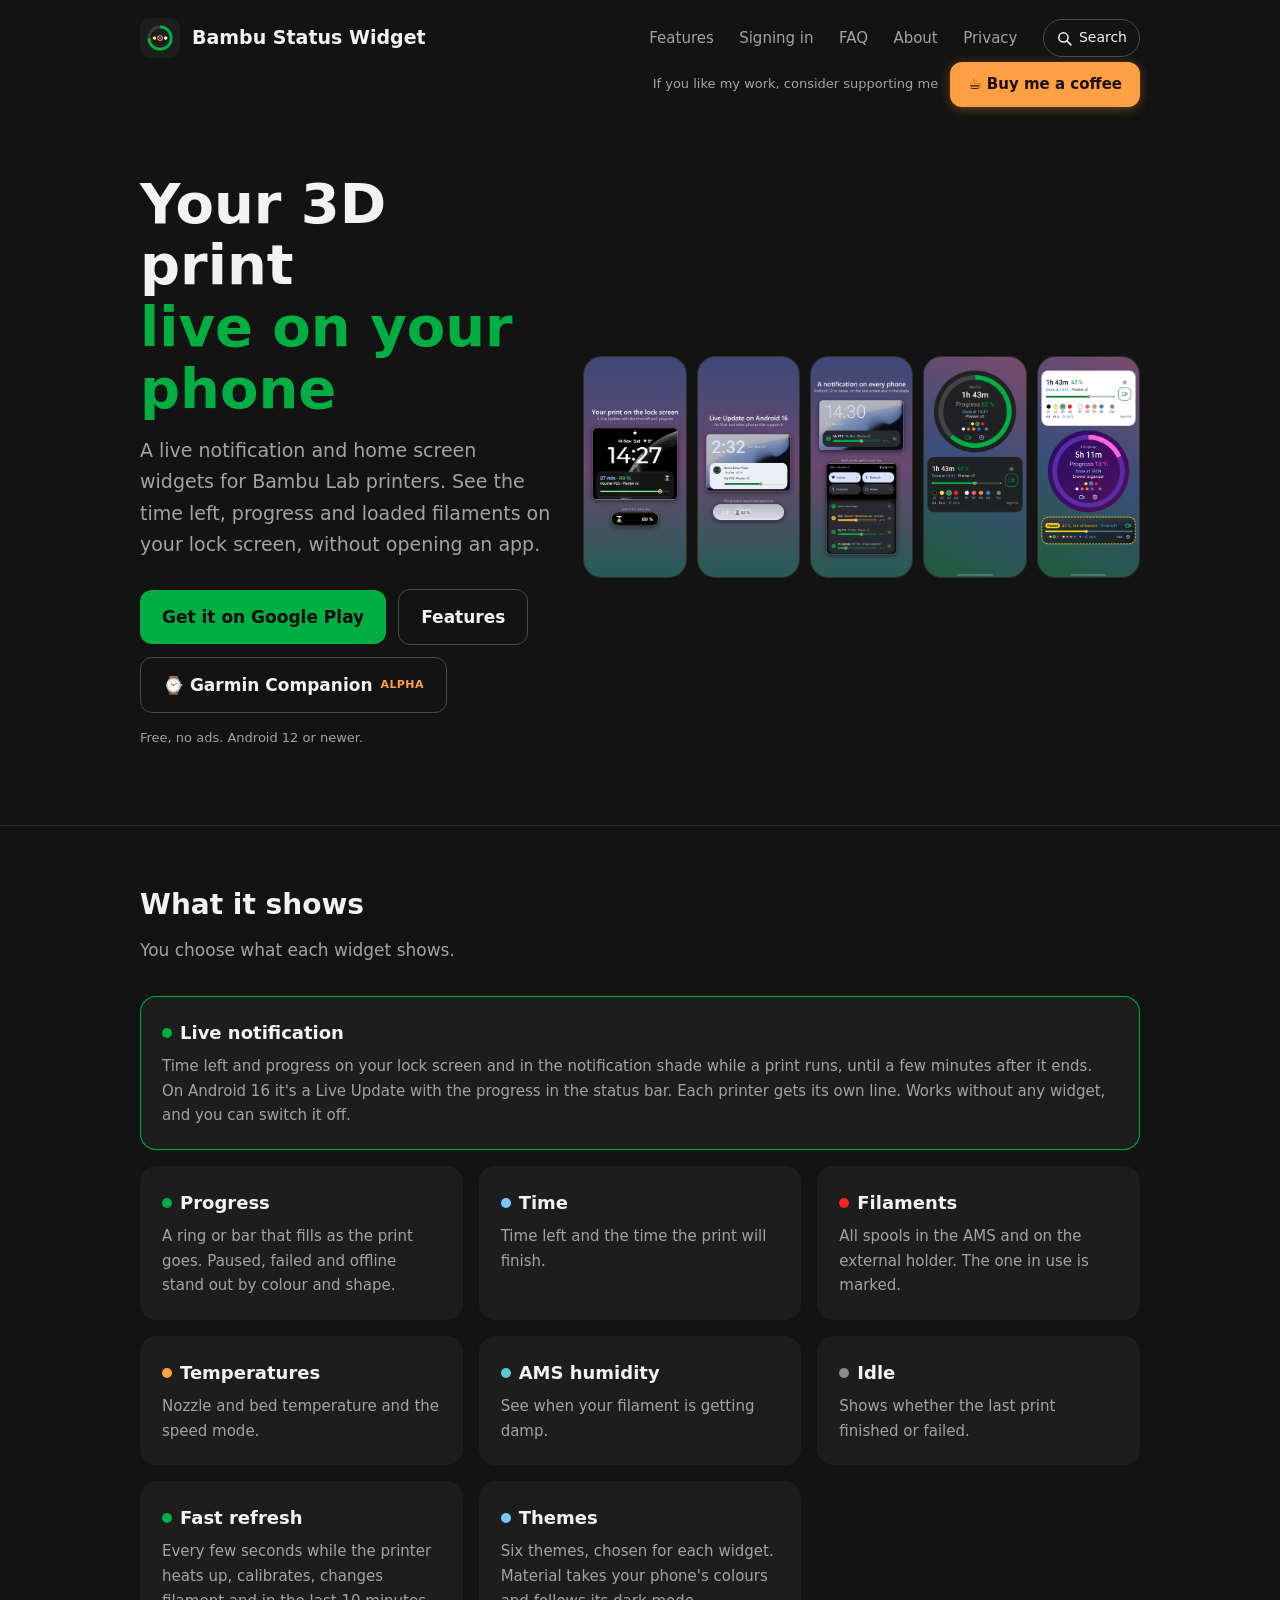
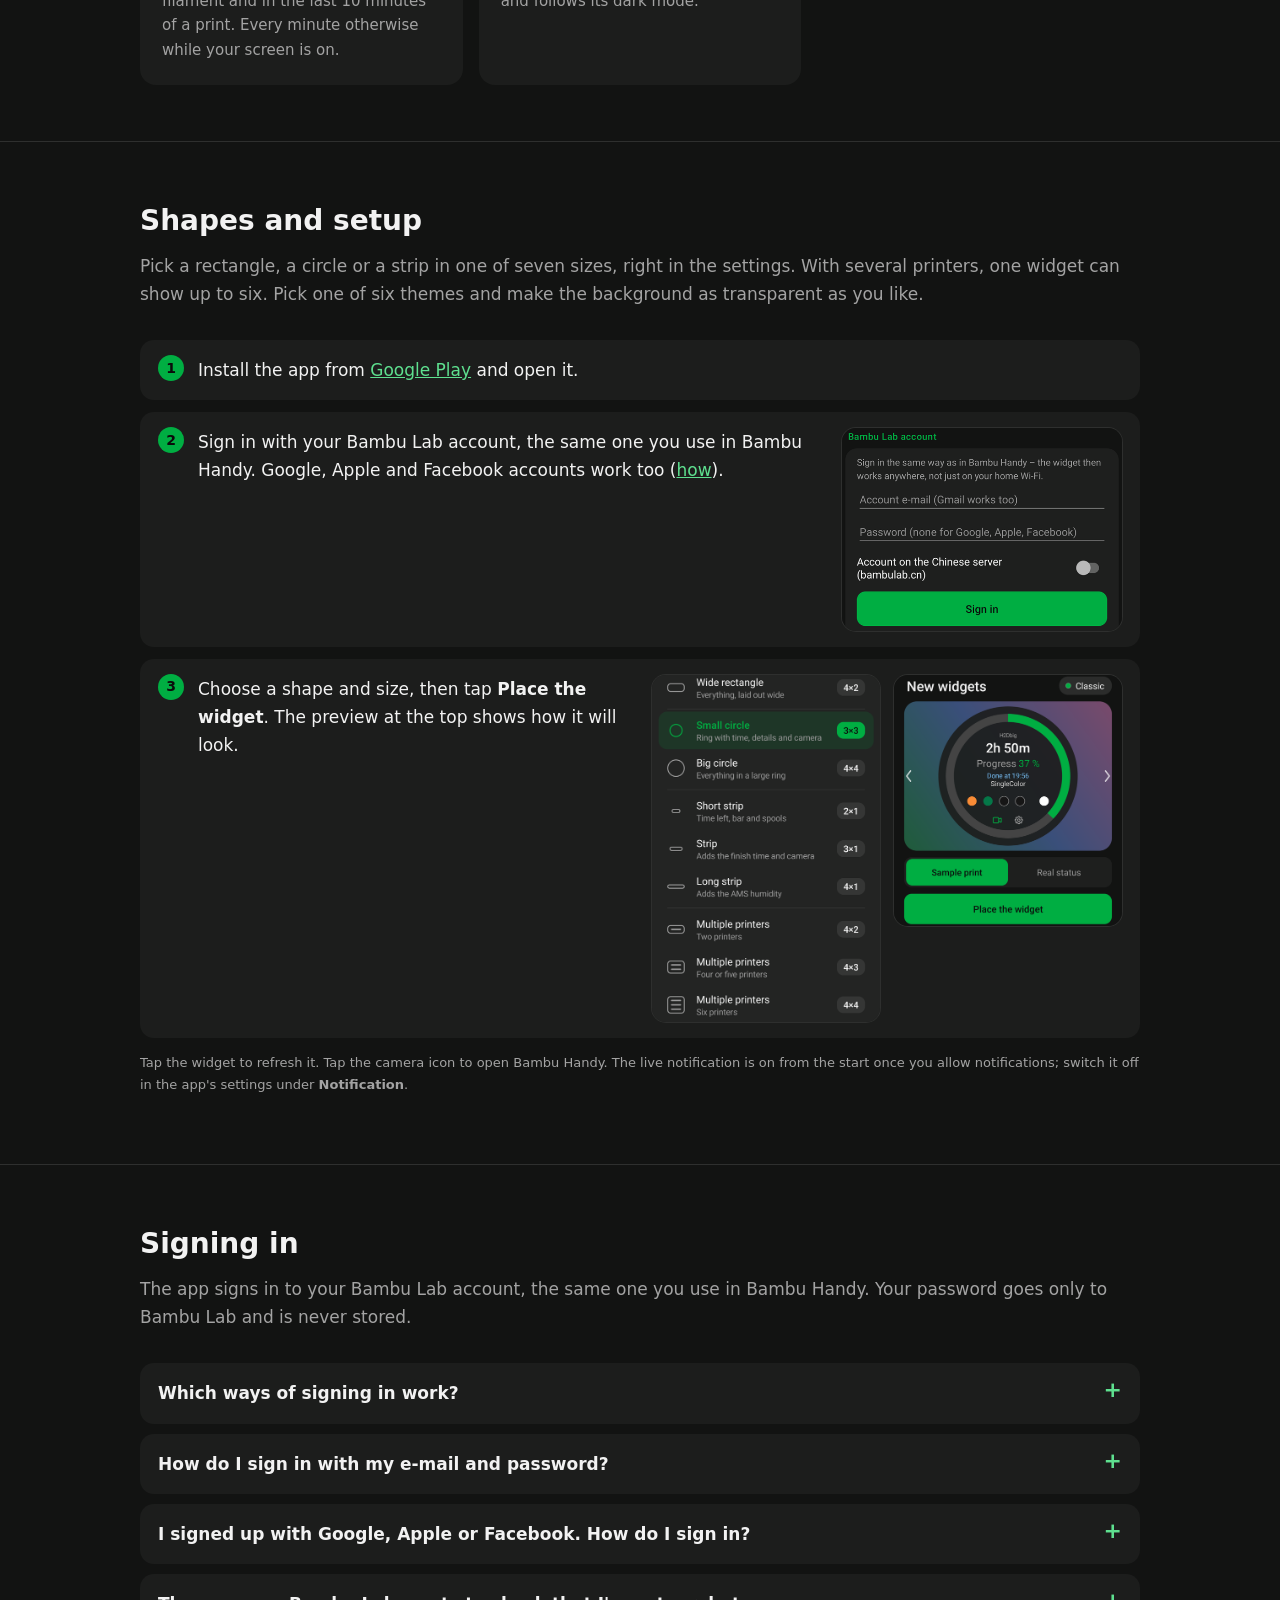
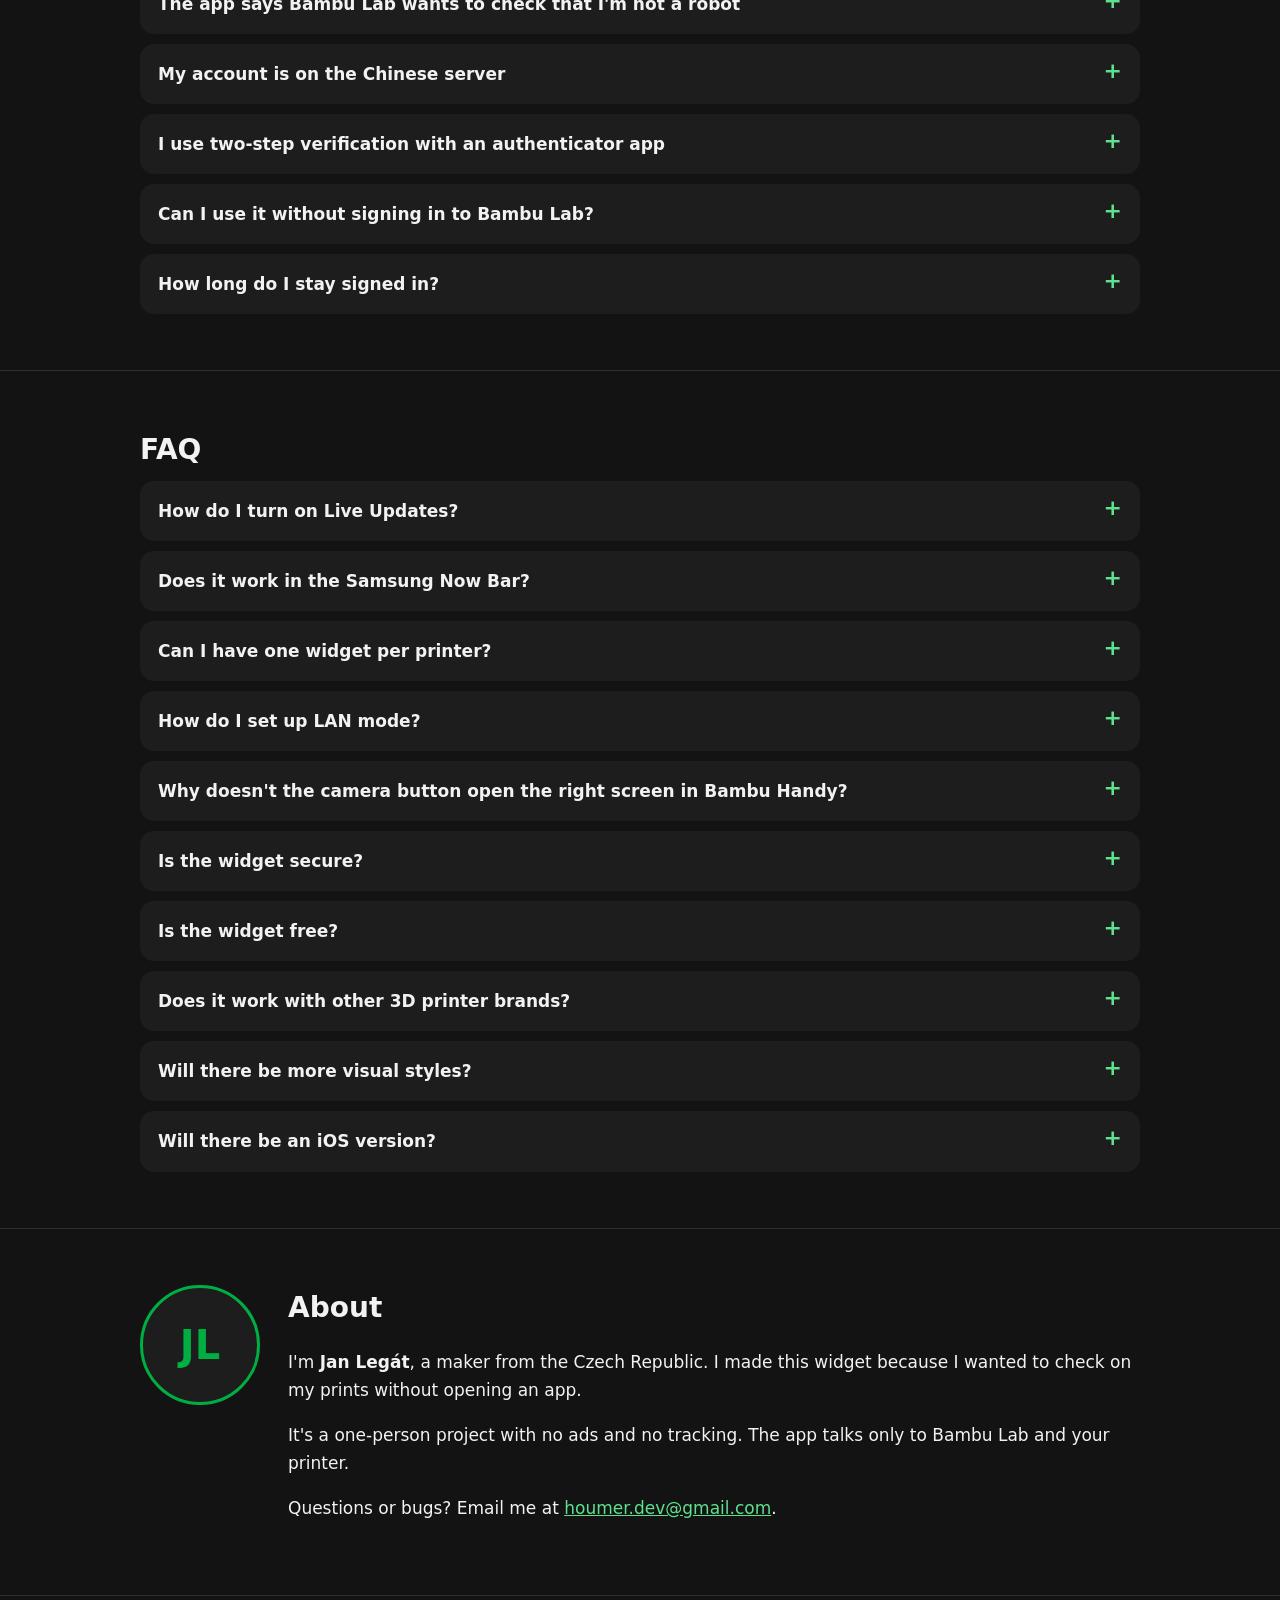
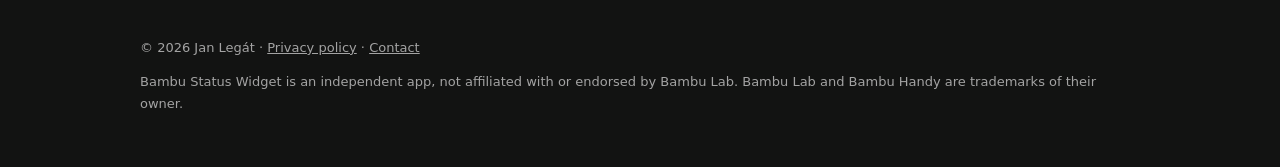
<file: index.html>
<!doctype html>
<html lang="en">
<head>
  <meta charset="utf-8">
  <meta name="viewport" content="width=device-width, initial-scale=1">
  <title>Bambu Status Widget | Android widget for Bambu Lab printers</title>
  <meta name="description" content="Follow your Bambu Lab print live on your Android lock screen and home screen: time left, progress, filaments and AMS humidity.">
  <link rel="icon" href="assets/icon.png">
  <link rel="stylesheet" href="style.css">
</head>
<body>
  <div class="wrap">
    <header class="top">
      <a class="brand" href="#"><img src="assets/icon.png" alt="">Bambu Status Widget</a>
      <nav>
        <a href="#features">Features</a>
        <a href="#sign-in">Signing in</a>
        <a href="#faq">FAQ</a>
        <a href="#about">About</a>
        <a href="privacy.html">Privacy</a>
        <button class="search-btn" type="button" aria-label="Search this site" title="Search (/)"><svg viewBox="0 0 24 24" width="17" height="17" aria-hidden="true"><circle cx="10.5" cy="10.5" r="6.5" fill="none" stroke="currentColor" stroke-width="2.2"/><path d="M15.5 15.5 21 21" stroke="currentColor" stroke-width="2.2" stroke-linecap="round"/></svg><span>Search</span></button>
      </nav>
      <div class="support">
        <span>If you like my work, consider supporting me</span>
        <a class="coffee" href="https://ko-fi.com/houmer" title="Ko-fi: pay by card or PayPal, no account needed">☕ Buy me a coffee</a>
      </div>
    </header>

    <div class="hero">
      <div>
        <h1>Your 3D print<br><span>live on your phone</span></h1>
        <p class="lead">A live notification and home screen widgets for Bambu Lab printers. See the time left, progress and loaded filaments on your lock screen, without opening an app.</p>
        <div class="badge-row">
          <a class="btn" href="https://play.google.com/store/apps/details?id=app.bambuwidget">Get it on Google Play</a>
          <a class="btn ghost" href="#features">Features</a>
          <a class="btn ghost garmin" href="garmin.html">⌚ Garmin Companion <small>Alpha</small></a>
        </div>
        <p class="note">Free, no ads. Android 12 or newer.</p>
      </div>
      <div class="shots">
        <img src="assets/screen-1.png" alt="Lock screen with a Live Update: time left, percent, printer and job name, and a progress bar; the percent also shows in the status bar">
        <img src="assets/screen-2.png" alt="Live Update on an Android 16 Pixel lock screen, and the percent in the status bar">
        <img src="assets/screen-3.png" alt="The notification on a lock screen, and the notification shade with a line for each printing printer">
        <img src="assets/screen-4.png" alt="Round widget with a progress ring, time left and filament dots, and a rectangle widget with AMS slots and humidity">
        <img src="assets/screen-7.png" alt="Daylight rectangle widget, Neon round widget and a paused strip in Liquid">
      </div>
    </div>
  </div>

  <section id="features">
    <div class="wrap">
      <h2>What it shows</h2>
      <p class="sub">You choose what each widget shows.</p>
      <div class="grid">
        <div class="card wide"><h3><span class="dot" style="background:var(--green)"></span>Live notification</h3><p>Time left and progress on your lock screen and in the notification shade while a print runs, until a few minutes after it ends. On Android 16 it's a Live Update with the progress in the status bar. Each printer gets its own line. Works without any widget, and you can switch it off.</p></div>
        <div class="card"><h3><span class="dot" style="background:var(--green)"></span>Progress</h3><p>A ring or bar that fills as the print goes. Paused, failed and offline stand out by colour and shape.</p></div>
        <div class="card"><h3><span class="dot" style="background:var(--blue)"></span>Time</h3><p>Time left and the time the print will finish.</p></div>
        <div class="card"><h3><span class="dot" style="background:#f72323"></span>Filaments</h3><p>All spools in the AMS and on the external holder. The one in use is marked.</p></div>
        <div class="card"><h3><span class="dot" style="background:var(--orange)"></span>Temperatures</h3><p>Nozzle and bed temperature and the speed mode.</p></div>
        <div class="card"><h3><span class="dot" style="background:var(--cyan)"></span>AMS humidity</h3><p>See when your filament is getting damp.</p></div>
        <div class="card"><h3><span class="dot" style="background:#8a8a8a"></span>Idle</h3><p>Shows whether the last print finished or failed.</p></div>
        <div class="card"><h3><span class="dot" style="background:var(--green)"></span>Fast refresh</h3><p>Every few seconds while the printer heats up, calibrates, changes filament and in the last 10 minutes of a print. Every minute otherwise while your screen is on.</p></div>
        <div class="card"><h3><span class="dot" style="background:var(--blue)"></span>Themes</h3><p>Six themes, chosen for each widget. Material takes your phone's colours and follows its dark mode.</p></div>
      </div>
    </div>
  </section>

  <section>
    <div class="wrap">
      <h2>Shapes and setup</h2>
      <p class="sub">Pick a rectangle, a circle or a strip in one of seven sizes, right in the settings. With several printers, one widget can show up to six. Pick one of six themes and make the background as transparent as you like.</p>
      <ol class="steps">
        <li>Install the app from <a href="https://play.google.com/store/apps/details?id=app.bambuwidget">Google Play</a> and open it.</li>
        <li><span class="step-text">Sign in with your Bambu Lab account, the same one you use in Bambu Handy. Google, Apple and Facebook accounts work too (<a href="#sign-in">how</a>).</span>
          <img class="shot" src="assets/help/setup-signin.png" alt="The sign-in card in the app: account e-mail, password, a switch for the Chinese server and the Sign in button" loading="lazy"></li>
        <li><span class="step-text">Choose a shape and size, then tap <b>Place the widget</b>. The preview at the top shows how it will look.</span>
          <span class="shot-row"><img class="shot" src="assets/help/setup-shapes.png" alt="The shape list: wide rectangle, small and big circle, three strips and Multiple printers in three sizes" loading="lazy"><img class="shot" src="assets/help/setup-place.png" alt="The settings screen with a live preview of the round widget, the Classic theme and the Place the widget button" loading="lazy"></span></li>
      </ol>
      <p class="note">Tap the widget to refresh it. Tap the camera icon to open Bambu Handy. The live notification is on from the start once you allow notifications; switch it off in the app's settings under <b>Notification</b>.</p>
    </div>
  </section>

  <section id="sign-in">
    <div class="wrap">
      <h2>Signing in</h2>
      <p class="sub">The app signs in to your Bambu Lab account, the same one you use in Bambu Handy. Your password goes only to Bambu Lab and is never stored.</p>
      <div class="faq">
        <details>
          <summary>Which ways of signing in work?</summary>
          <p>All Bambu Lab accounts work:</p>
          <ul>
            <li>an account with an e-mail and password,</li>
            <li>an account made with Google, Apple or Facebook (you sign in with a code sent by e-mail),</li>
            <li>an account on the Chinese server (bambulab.cn).</li>
          </ul>
          <p>You can also skip the account and connect straight to your printer over your home Wi-Fi.</p>
        </details>
        <details>
          <summary>How do I sign in with my e-mail and password?</summary>
          <p>Enter your account e-mail and password and tap <b>Sign in</b>. Sometimes Bambu Lab also sends a verification code to your e-mail. Enter it in the field that appears and tap <b>Sign in</b> again.</p>
        </details>
        <details>
          <summary>I signed up with Google, Apple or Facebook. How do I sign in?</summary>
          <p>Enter the e-mail of your Bambu Lab account and leave the password empty. Tap <b>Sign in</b> and Bambu Lab sends a code to that e-mail. Enter the code and tap <b>Sign in</b> again. No code? Check your spam folder or tap <b>Resend code</b>.</p>
          <p>If you used Apple's <i>Hide My Email</i>, your account e-mail is the one ending in privaterelay.appleid.com. The code still arrives in your normal inbox.</p>
        </details>
        <details>
          <summary>The app says Bambu Lab wants to check that I'm not a robot</summary>
          <p>Bambu Lab sometimes asks for this check after several sign-ins, and only their own page can show it. Tap <b>Sign in on Bambu Lab's page</b> and sign in there; it brings you back to the app when you're done. The check usually stops by itself after a few hours, too.</p>
          <p>The Google, Apple and Facebook buttons don't work on that page inside an app. If your account was made with one of them, open <a href="https://bambulab.com">bambulab.com</a> in your browser, sign in the usual way and set a password in your account settings. Then sign in on Bambu Lab's page with your e-mail and that password.</p>
        </details>
        <details>
          <summary>My account is on the Chinese server</summary>
          <p>Tick <b>Account on the Chinese server (bambulab.cn)</b> before you tap <b>Sign in</b>.</p>
        </details>
        <details>
          <summary>I use two-step verification with an authenticator app</summary>
          <p>The app doesn't support authenticator codes yet. Until it does, you can connect over your home Wi-Fi instead (see below).</p>
        </details>
        <details>
          <summary>Can I use it without signing in to Bambu Lab?</summary>
          <p>Yes. Open <b>Printer IP and access code</b> in the app and enter your printer's IP address, serial number and access code. You'll find the IP and access code on the printer under <b>Settings → WLAN</b>. Then tap <b>Save backup and test</b>.</p>
          <p>The widget then updates only when your phone is on the same Wi-Fi as the printer. If you're signed in too, this is a backup for when the cloud can't be reached. Step by step: <a href="#lan-mode">How do I set up LAN mode?</a></p>
        </details>
        <details>
          <summary>How long do I stay signed in?</summary>
          <p>About three months. When Bambu Lab's sign-in runs out, the app asks you to sign in again. The sign-in token stays encrypted on your phone, and <b>Sign out</b> removes it together with your printer details.</p>
        </details>
      </div>
    </div>
  </section>

  <section id="faq">
    <div class="wrap">
      <h2>FAQ</h2>
      <div class="faq">
        <details>
          <summary>How do I turn on Live Updates?</summary>
          <p>Live Updates need Android 16 and a phone that shows them. Open the phone's settings, then <b>Notifications</b>, <b>Bambu Status Widget</b>, and allow <b>Live Updates</b> (the name differs a little between phone makers). Other phones get the regular live notification.</p>
        </details>
        <details id="now-bar">
          <summary>Does it work in the Samsung Now Bar?</summary>
          <p>Yes, with a workaround. Samsung shows only apps from its own list in the Now Bar, so by default the print shows as a regular notification. Until Samsung adds the app, you can switch it on yourself:</p>
          <ol>
            <li>Turn on Developer options: open <b>Settings → About phone → Software information</b> and tap <b>Build number</b> seven times.</li>
            <li>Open <b>Settings → Developer options</b> and turn on <b>Live notifications for all apps</b>.</li>
            <li>Start a print, or the demo in the app. The time left and progress now show in the Now Bar on the lock screen.</li>
          </ol>
          <p>The switch is only on newer One UI versions; One UI 8.0 doesn't have it. It works for every app, so other apps' live notifications can show in the Now Bar too. Thanks to the tester who found it!</p>
        </details>
        <details>
          <summary>Can I have one widget per printer?</summary>
          <p>Yes. Every widget can show a different printer, so you can put your main printer on one home screen page and another printer on the next. Place a widget, tap the gear on it (or long-press it and choose edit) and tap the printer it should show. Then place a second widget and pick the other printer.</p>
          <p>If you place the widget with <b>Place the widget</b> in the app, it asks which printer right away. To see several printers in one widget, use <b>Multiple printers</b> instead.</p>
          <img class="shot" src="assets/help/faq-printers.png" alt="The printer list in the widget settings: H2Dbig is ticked, P2Small can be tapped instead" loading="lazy">
        </details>
        <details id="lan-mode">
          <summary>How do I set up LAN mode?</summary>
          <p>LAN mode connects the widget straight to your printer over your home Wi-Fi, without Bambu Lab's cloud. If you're signed in, it's a backup for when the cloud can't be reached. Without an account, it's the only connection.</p>
          <ol>
            <li>On the printer, open <b>Settings → WLAN</b> and note the <b>IP address</b> and the <b>access code</b>.</li>
            <li>Find the printer's <b>serial number</b> in Bambu Handy or on the printer. If you're signed in, the app fills it in from the printer you picked.</li>
            <li>In the app, open <b>Printer IP and access code</b> under <b>Backup – home Wi-Fi</b> and enter the IP address, serial number and access code.</li>
            <li>With your phone on the same Wi-Fi as the printer, tap <b>Save backup and test</b>. When it works, the app shows "Connected" with the printer and its progress.</li>
          </ol>
          <img class="shot" src="assets/help/faq-lan.png" alt="The home Wi-Fi fields in the app: printer IP address, serial number, access code and the Save backup and test button" loading="lazy">
          <p>Without an account, the widget updates only while your phone is on that Wi-Fi. Tip: give the printer a fixed IP address in your router, so it doesn't change after a restart. If you change the printer's access code, enter the new one and test again.</p>
          <p>The app remembers your printer's certificate and won't send the access code to any other device. If it ever says the certificate changed, check you're on your own Wi-Fi and tap <b>Save backup and test</b> again.</p>
        </details>
        <details>
          <summary>Why doesn't the camera button open the right screen in Bambu Handy?</summary>
          <p>Open the Bambu Handy settings and set <b>Home Page</b> to <b>Devices</b>.</p>
        </details>
        <details>
          <summary>Is the widget secure?</summary>
          <p>Yes. You sign in to Bambu Lab, just as in Bambu Handy. Your password goes only to Bambu Lab and is never stored. The app keeps only the sign-in token that Bambu Lab sends back, and it is encrypted on your phone. Nothing is sent to me or anyone else.</p>
        </details>
        <details>
          <summary>Is the widget free?</summary>
          <p>Yes, and it will stay free. If you like it, please consider supporting further development.</p>
          <p><a class="coffee" href="https://ko-fi.com/houmer" title="Ko-fi: pay by card or PayPal, no account needed">☕ Buy me a coffee</a></p>
        </details>
        <details>
          <summary>Does it work with other 3D printer brands?</summary>
          <p>No, the widget is made only for Bambu Lab printers.</p>
        </details>
        <details>
          <summary>Will there be more visual styles?</summary>
          <p>There are six themes now: Classic, Daylight, Material, Liquid, Neon and Candy. Material uses your phone's own colours; Material and Liquid (frosted glass) follow the phone's dark mode.</p>
        </details>
        <details>
          <summary>Will there be an iOS version?</summary>
          <p>No, sorry.</p>
        </details>
      </div>
    </div>
  </section>

  <section id="about">
    <div class="wrap about">
      <!-- Replace the initials with a photo: <img class="avatar" src="assets/jan.jpg" alt="Jan Legát"> -->
      <div class="avatar" aria-hidden="true">JL</div>
      <div>
        <h2>About</h2>
        <p>I'm <b>Jan Legát</b>, a maker from the Czech Republic. I made this widget because I wanted to check on my prints without opening an app.</p>
        <p>It's a one-person project with no ads and no tracking. The app talks only to Bambu Lab and your printer.</p>
        <p>Questions or bugs? Email me at <a href="mailto:houmer.dev@gmail.com">houmer.dev@gmail.com</a>.</p>
      </div>
    </div>
  </section>

  <footer>
    <div class="wrap">
      <p>© 2026 Jan Legát · <a href="privacy.html">Privacy policy</a> · <a href="mailto:houmer.dev@gmail.com">Contact</a></p>
      <p>Bambu Status Widget is an independent app, not affiliated with or endorsed by Bambu Lab. Bambu Lab and Bambu Handy are trademarks of their owner.</p>
    </div>
  </footer>
  <script src="search.js"></script>
</body>
</html>
</file>
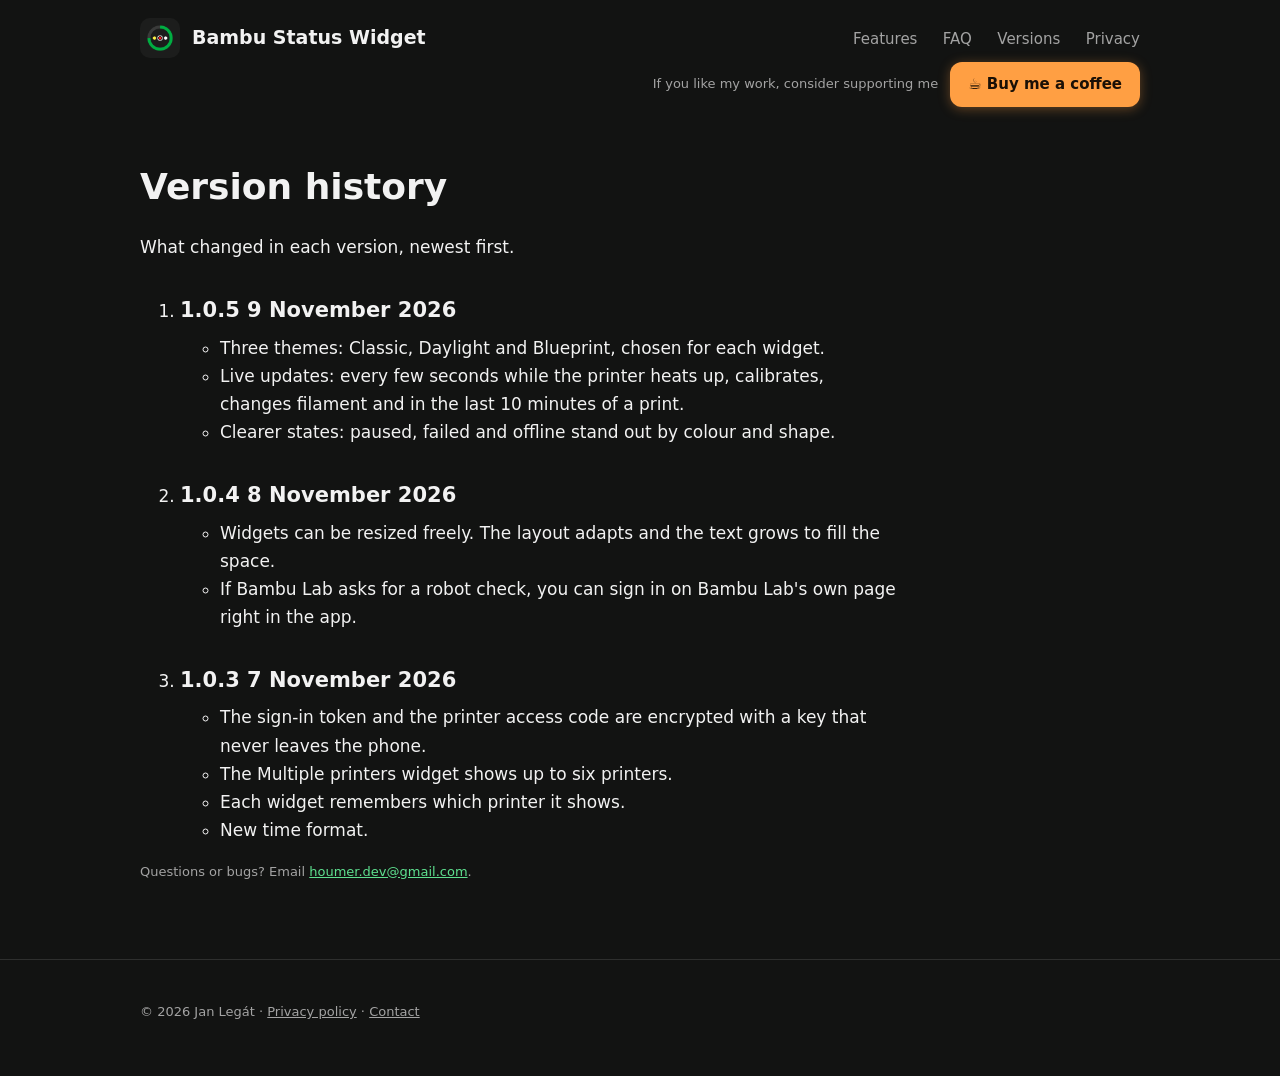
<file: changelog.html>
<!doctype html>
<html lang="en">
<head>
  <meta charset="utf-8">
  <meta name="viewport" content="width=device-width, initial-scale=1">
  <title>Version history | Bambu Status Widget</title>
  <meta name="description" content="What changed in each version of Bambu Status Widget, the free Android widget for Bambu Lab 3D printers.">
  <link rel="icon" href="assets/icon.png">
  <link rel="stylesheet" href="style.css">
</head>
<body>
  <div class="wrap">
    <header class="top">
      <a class="brand" href="index.html"><img src="assets/icon.png" alt="">Bambu Status Widget</a>
      <nav>
        <a href="index.html#features">Features</a>
        <a href="index.html#faq">FAQ</a>
        <a href="changelog.html">Versions</a>
        <a href="privacy.html">Privacy</a>
      </nav>
      <div class="support">
        <span>If you like my work, consider supporting me</span>
        <a class="coffee" href="https://ko-fi.com/houmer" title="Ko-fi: pay by card or PayPal, no account needed">☕ Buy me a coffee</a>
      </div>
    </header>

    <div class="doc">
      <h1>Version history</h1>
      <p class="sub">What changed in each version, newest first.</p>

      <ol class="versions">
        <li>
          <h2>1.0.5 <span>9 November 2026</span></h2>
          <ul>
            <li>Three themes: Classic, Daylight and Blueprint, chosen for each widget.</li>
            <li>Live updates: every few seconds while the printer heats up, calibrates, changes filament and in the last 10 minutes of a print.</li>
            <li>Clearer states: paused, failed and offline stand out by colour and shape.</li>
          </ul>
        </li>
        <li>
          <h2>1.0.4 <span>8 November 2026</span></h2>
          <ul>
            <li>Widgets can be resized freely. The layout adapts and the text grows to fill the space.</li>
            <li>If Bambu Lab asks for a robot check, you can sign in on Bambu Lab's own page right in the app.</li>
          </ul>
        </li>
        <li>
          <h2>1.0.3 <span>7 November 2026</span></h2>
          <ul>
            <li>The sign-in token and the printer access code are encrypted with a key that never leaves the phone.</li>
            <li>The Multiple printers widget shows up to six printers.</li>
            <li>Each widget remembers which printer it shows.</li>
            <li>New time format.</li>
          </ul>
        </li>
      </ol>
      <p class="note">Questions or bugs? Email <a href="mailto:houmer.dev@gmail.com">houmer.dev@gmail.com</a>.</p>
    </div>
  </div>

  <footer>
    <div class="wrap">
      <p>© 2026 Jan Legát · <a href="privacy.html">Privacy policy</a> · <a href="mailto:houmer.dev@gmail.com">Contact</a></p>
    </div>
  </footer>
</body>
</html>
</file>
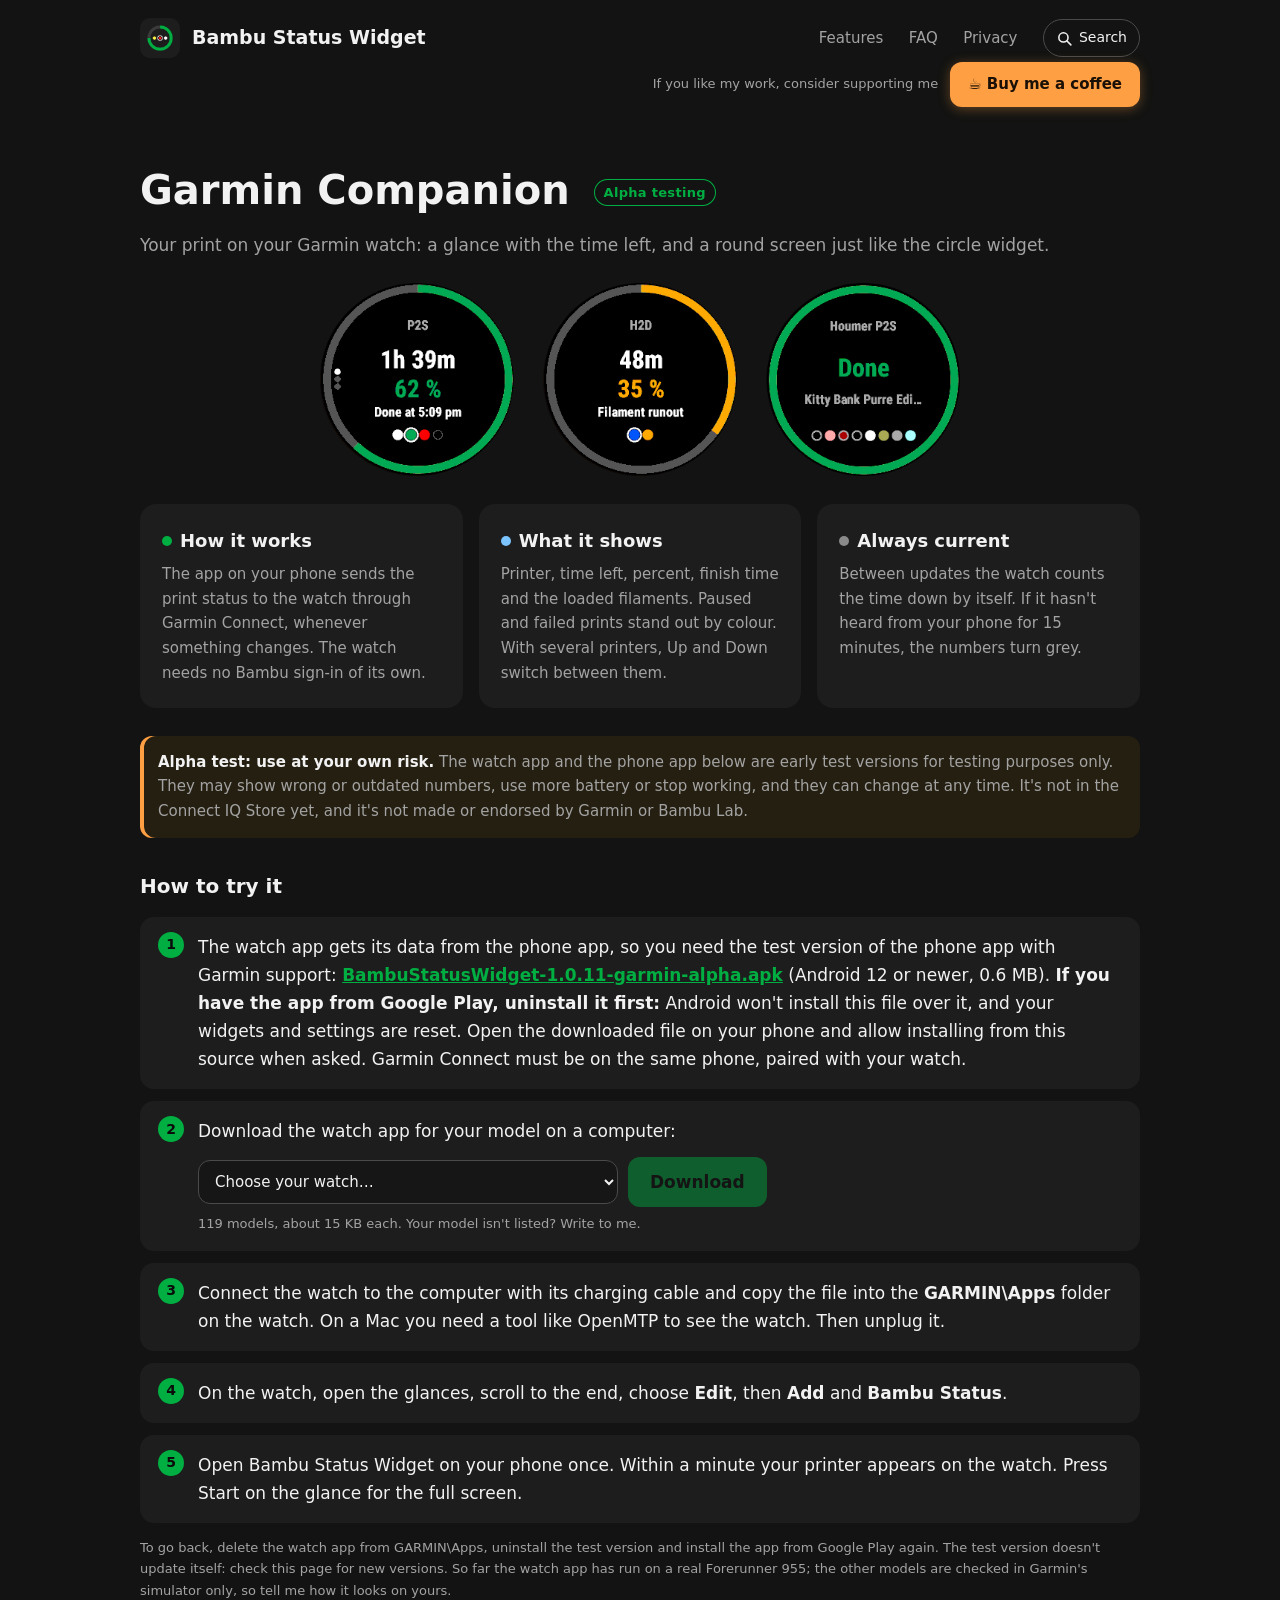
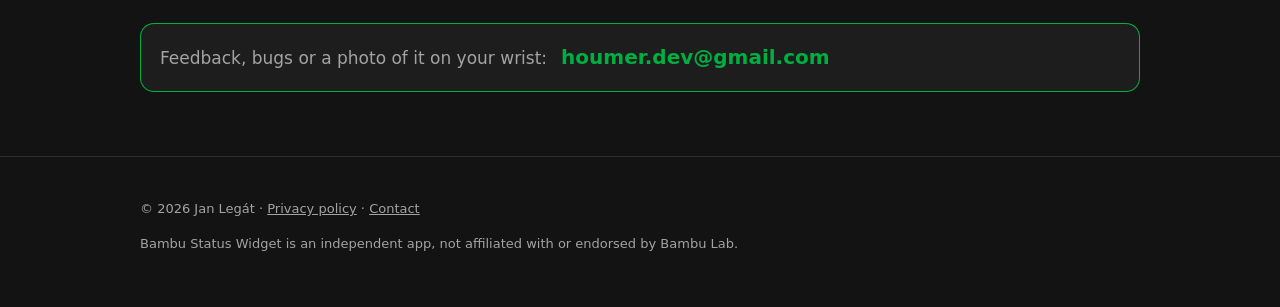
<file: garmin.html>
<!doctype html>
<html lang="en">
<head>
  <meta charset="utf-8">
  <meta name="viewport" content="width=device-width, initial-scale=1">
  <title>Garmin Companion | Bambu Status Widget</title>
  <meta name="description" content="Garmin Companion for Bambu Status Widget: your Bambu Lab print on your Garmin watch. Alpha test version to download.">
  <link rel="icon" href="assets/icon.png">
  <link rel="stylesheet" href="style.css">
</head>
<body>
  <div class="wrap">
    <header class="top">
      <a class="brand" href="index.html"><img src="assets/icon.png" alt="">Bambu Status Widget</a>
      <nav>
        <a href="index.html#features">Features</a>
        <a href="index.html#faq">FAQ</a>
        <a href="privacy.html">Privacy</a>
        <button class="search-btn" type="button" aria-label="Search this site" title="Search (/)"><svg viewBox="0 0 24 24" width="17" height="17" aria-hidden="true"><circle cx="10.5" cy="10.5" r="6.5" fill="none" stroke="currentColor" stroke-width="2.2"/><path d="M15.5 15.5 21 21" stroke="currentColor" stroke-width="2.2" stroke-linecap="round"/></svg><span>Search</span></button>
      </nav>
      <div class="support">
        <span>If you like my work, consider supporting me</span>
        <a class="coffee" href="https://ko-fi.com/houmer" title="Ko-fi: pay by card or PayPal, no account needed">☕ Buy me a coffee</a>
      </div>
    </header>

    <main class="garmin-page">
      <h1>Garmin Companion <span class="tag">Alpha testing</span></h1>
      <p class="sub">Your print on your Garmin watch: a glance with the time left, and a round screen just like the circle widget.</p>
      <img class="garmin-shots" src="assets/garmin-screens.png" alt="Three Garmin watch screens: a print at 62 % with 1 h 39 min left and the finish time, a paused print with the reason, and a finished print with its filament dots">
      <div class="grid">
        <div class="card"><h3><span class="dot" style="background:var(--green)"></span>How it works</h3><p>The app on your phone sends the print status to the watch through Garmin Connect, whenever something changes. The watch needs no Bambu sign-in of its own.</p></div>
        <div class="card"><h3><span class="dot" style="background:var(--blue)"></span>What it shows</h3><p>Printer, time left, percent, finish time and the loaded filaments. Paused and failed prints stand out by colour. With several printers, Up and Down switch between them.</p></div>
        <div class="card"><h3><span class="dot" style="background:#8a8a8a"></span>Always current</h3><p>Between updates the watch counts the time down by itself. If it hasn't heard from your phone for 15 minutes, the numbers turn grey.</p></div>
      </div>
      <div class="risk">
        <b>Alpha test: use at your own risk.</b> The watch app and the phone app below are early test versions for testing purposes only. They may show wrong or outdated numbers, use more battery or stop working, and they can change at any time. It's not in the Connect IQ Store yet, and it's not made or endorsed by Garmin or Bambu Lab.
      </div>
      <h3 class="garmin-install">How to try it</h3>
      <ol class="steps">
        <li>The watch app gets its data from the phone app, so you need the test version of the phone app with Garmin support: <a class="dl" href="assets/garmin/BambuStatusWidget-1.0.11-garmin-alpha.apk" download>BambuStatusWidget-1.0.11-garmin-alpha.apk</a> (Android 12 or newer, 0.6 MB). <b>If you have the app from Google Play, uninstall it first:</b> Android won't install this file over it, and your widgets and settings are reset. Open the downloaded file on your phone and allow installing from this source when asked. Garmin Connect must be on the same phone, paired with your watch.</li>
        <li>Download the watch app for your model on a computer:
          <span class="watch-pick">
            <select id="watch-model" aria-label="Your Garmin watch">
            <option value="">Choose your watch…</option>
            <optgroup label="Forerunner">
            <option value="fr55">Forerunner 55</option>
            <option value="fr70">Forerunner 70</option>
            <option value="fr165">Forerunner 165</option>
            <option value="fr165m">Forerunner 165 Music</option>
            <option value="fr170">Forerunner 170</option>
            <option value="fr170m">Forerunner 170 Music</option>
            <option value="fr245">Forerunner 245</option>
            <option value="fr245m">Forerunner 245 Music</option>
            <option value="fr255">Forerunner 255</option>
            <option value="fr255m">Forerunner 255 Music</option>
            <option value="fr255s">Forerunner 255s</option>
            <option value="fr255sm">Forerunner 255s Music</option>
            <option value="fr265">Forerunner 265</option>
            <option value="fr265s">Forerunner 265s</option>
            <option value="fr57042mm">Forerunner 570 42mm</option>
            <option value="fr57047mm">Forerunner 570 47mm</option>
            <option value="fr645m">Forerunner 645 Music</option>
            <option value="fr745">Forerunner 745</option>
            <option value="fr945">Forerunner 945</option>
            <option value="fr945lte">Forerunner 945 LTE</option>
            <option value="fr955">Forerunner 955 / Solar</option>
            <option value="fr965">Forerunner 965</option>
            <option value="fr970">Forerunner 970</option>
            </optgroup>
            <optgroup label="fēnix">
            <option value="fenix5plus">fēnix 5 Plus</option>
            <option value="fenix5splus">fēnix 5S Plus</option>
            <option value="fenix5xplus">fēnix 5X Plus</option>
            <option value="fenix6">fēnix 6 / 6 Solar / 6 Dual Power</option>
            <option value="fenix6pro">fēnix 6 Pro / 6 Sapphire / 6 Pro Solar / 6 Pro Dual Power / quatix 6</option>
            <option value="fenix6s">fēnix 6S / 6S Solar / 6S Dual Power</option>
            <option value="fenix6spro">fēnix 6S Pro / 6S Sapphire / 6S Pro Solar / 6S Pro Dual Power</option>
            <option value="fenix6xpro">fēnix 6X Pro / 6X Sapphire / 6X Pro Solar / tactix Delta Sapphire / Delta Solar / Delta Solar - Ballistics Edition / quatix 6X / 6X Solar / 6X Dual Power</option>
            <option value="fenix7">fēnix 7 / quatix 7</option>
            <option value="fenix7pro">fēnix 7 Pro</option>
            <option value="fenix7pronowifi">fēnix 7 Pro - Solar Edition (no Wi-Fi)</option>
            <option value="fenix7s">fēnix 7S</option>
            <option value="fenix7spro">fēnix 7S Pro</option>
            <option value="fenix7x">fēnix 7X / tactix 7 / quatix 7X Solar / Enduro 2</option>
            <option value="fenix7xpro">fēnix 7X Pro</option>
            <option value="fenix7xpronowifi">fēnix 7X Pro - Solar Edition (no Wi-Fi)</option>
            <option value="fenix843mm">fēnix 8 43mm</option>
            <option value="fenix847mm">fēnix 8 47mm / 51mm / tactix 8 47mm / 51mm / quatix 8 47mm / 51mm</option>
            <option value="fenix8pro47mm">fēnix 8 Pro 47mm / 51mm / MicroLED / quatix 8 Pro 47mm / 51mm</option>
            <option value="fenix8solar47mm">fēnix 8 Solar 47mm</option>
            <option value="fenix8solar51mm">fēnix 8 Solar 51mm / tactix 8 Solar 51mm</option>
            <option value="fenix943mm">fēnix 9 43mm</option>
            <option value="fenix947mm">fēnix 9 47mm / 51mm</option>
            <option value="fenix9pro43mm">fēnix 9 Pro 43mm</option>
            <option value="fenix9pro47mm">fēnix 9 Pro 47mm</option>
            <option value="fenix9pro51mm">fēnix 9 Pro 51mm</option>
            <option value="fenix9prosolar47mm">fēnix 9 Pro Solar 47mm</option>
            <option value="fenix9prosolar51mm">fēnix 9 Pro Solar 51mm</option>
            <option value="fenixe">fēnix E</option>
            </optgroup>
            <optgroup label="epix">
            <option value="epix2">epix (Gen 2) / quatix 7 Sapphire</option>
            <option value="epix2pro42mm">epix Pro (Gen 2) 42mm</option>
            <option value="epix2pro47mm">epix Pro (Gen 2) 47mm / quatix 7 Pro</option>
            <option value="epix2pro51mm">epix Pro (Gen 2) 51mm / D2 Mach 1 Pro / tactix 7 – AMOLED Edition</option>
            </optgroup>
            <optgroup label="Enduro">
            <option value="enduro">Enduro</option>
            <option value="enduro3">Enduro 3</option>
            <option value="enduro4">Enduro 4</option>
            </optgroup>
            <optgroup label="Instinct">
            <option value="instinct2">Instinct 2 / Solar / Dual Power / dēzl Edition</option>
            <option value="instinct2s">Instinct 2S / Solar / Dual Power</option>
            <option value="instinct2x">Instinct 2X Solar</option>
            <option value="instinct3amoled45mm">Instinct 3 AMOLED 45mm</option>
            <option value="instinct3amoled50mm">Instinct 3 AMOLED 50mm</option>
            <option value="instinct3solar45mm">Instinct 3 Solar / Solar Tactical 45mm / 50mm</option>
            <option value="instinctcrossover">Instinct Crossover</option>
            <option value="instinctcrossoveramoled">Instinct Crossover AMOLED</option>
            <option value="instincte40mm">Instinct E 40mm</option>
            <option value="instincte45mm">Instinct E 45mm</option>
            </optgroup>
            <optgroup label="Venu">
            <option value="venu">Venu</option>
            <option value="venu2">Venu 2</option>
            <option value="venu2plus">Venu 2 Plus</option>
            <option value="venu2s">Venu 2S</option>
            <option value="venu3">Venu 3</option>
            <option value="venu3s">Venu 3S</option>
            <option value="venu441mm">Venu 4 41mm</option>
            <option value="venu445mm">Venu 4 45mm / D2 Air X15</option>
            <option value="venud">Venu Mercedes-Benz Collection</option>
            <option value="venusq">Venu Sq</option>
            <option value="venusq2">Venu Sq 2</option>
            <option value="venusq2m">Venu Sq 2 Music</option>
            <option value="venusqm">Venu Sq. Music Edition</option>
            <option value="venux1">Venu X1</option>
            </optgroup>
            <optgroup label="vívoactive">
            <option value="vivoactive3m">vívoactive 3 Music</option>
            <option value="vivoactive4">vívoactive 4</option>
            <option value="vivoactive4s">vívoactive 4S</option>
            <option value="vivoactive5">vívoactive 5</option>
            <option value="vivoactive6">vívoactive 6</option>
            </optgroup>
            <optgroup label="MARQ">
            <option value="marq2">MARQ (Gen 2) Athlete / Adventurer / Captain / Golfer / Carbon Edition / Commander - Carbon Edition</option>
            <option value="marq2aviator">MARQ (Gen 2) Aviator</option>
            <option value="marq3">MARQ (Gen 3) Athlete / Adventurer / Aviator / Commander / Golfer / Diver</option>
            <option value="marqadventurer">MARQ Adventurer</option>
            <option value="marqathlete">MARQ Athlete</option>
            <option value="marqaviator">MARQ Aviator</option>
            <option value="marqcaptain">MARQ Captain / MARQ Captain: American Magic Edition</option>
            <option value="marqcommander">MARQ Commander</option>
            <option value="marqdriver">MARQ Driver</option>
            <option value="marqexpedition">MARQ Expedition</option>
            <option value="marqgolfer">MARQ Golfer</option>
            </optgroup>
            <optgroup label="Descent">
            <option value="descentg1">Descent G1 / G1 Solar</option>
            <option value="descentg2">Descent G2</option>
            <option value="descentmk2">Descent Mk2 / Mk2i</option>
            <option value="descentmk2s">Descent Mk2 S</option>
            <option value="descentmk343mm">Descent Mk3 43mm / Mk3i 43mm</option>
            <option value="descentmk351mm">Descent Mk3i 51mm</option>
            </optgroup>
            <optgroup label="D2">
            <option value="d2air">D2 Air</option>
            <option value="d2airx10">D2 Air X10</option>
            <option value="d2mach1">D2 Mach 1</option>
            <option value="d2mach2">D2 Mach 2</option>
            <option value="d2mach2pro">D2 Mach 2 Pro</option>
            </optgroup>
            <optgroup label="Approach">
            <option value="approachs50">Approach S50</option>
            <option value="approachs7042mm">Approach S70 42mm</option>
            <option value="approachs7047mm">Approach S70 47mm</option>
            <option value="approachs7243mm">Approach S72 43mm</option>
            <option value="approachs7247mm">Approach S72 47mm</option>
            </optgroup>
            <optgroup label="Other">
            <option value="legacyherocaptainmarvel">Captain Marvel</option>
            <option value="legacysagadarthvader">Darth Vader</option>
            <option value="legacyherofirstavenger">First Avenger</option>
            <option value="legacysagarey">Rey</option>
            </optgroup>
            </select>
            <a class="btn watch-dl" id="watch-dl" aria-disabled="true">Download</a>
          </span>
          <span class="watch-note">119 models, about 15 KB each. Your model isn't listed? Write to me.</span></li>
        <li>Connect the watch to the computer with its charging cable and copy the file into the <b>GARMIN\Apps</b> folder on the watch. On a Mac you need a tool like OpenMTP to see the watch. Then unplug it.</li>
        <li>On the watch, open the glances, scroll to the end, choose <b>Edit</b>, then <b>Add</b> and <b>Bambu Status</b>.</li>
        <li>Open Bambu Status Widget on your phone once. Within a minute your printer appears on the watch. Press Start on the glance for the full screen.</li>
      </ol>
      <p class="note">To go back, delete the watch app from GARMIN\Apps, uninstall the test version and install the app from Google Play again. The test version doesn't update itself: check this page for new versions. So far the watch app has run on a real Forerunner 955; the other models are checked in Garmin's simulator only, so tell me how it looks on yours.</p>
      <div class="feedback">
        <span>Feedback, bugs or a photo of it on your wrist:</span>
        <a href="mailto:houmer.dev@gmail.com?subject=Garmin%20Companion%20alpha">houmer.dev@gmail.com</a>
      </div>
    </main>
  </div>

  <footer>
    <div class="wrap">
      <p>© 2026 Jan Legát · <a href="privacy.html">Privacy policy</a> · <a href="mailto:houmer.dev@gmail.com">Contact</a></p>
      <p>Bambu Status Widget is an independent app, not affiliated with or endorsed by Bambu Lab.</p>
    </div>
  </footer>
  <script>
    // Watch picker: the button downloads the file for the chosen model
    (function () {
      var sel = document.getElementById('watch-model'), dl = document.getElementById('watch-dl');
      function update() {
        var id = sel.value;
        if (id) { dl.href = 'assets/garmin/watch/' + id + '.prg'; dl.setAttribute('download', 'BambuStatus-' + id + '.prg'); dl.removeAttribute('aria-disabled'); }
        else { dl.removeAttribute('href'); dl.setAttribute('aria-disabled', 'true'); }
      }
      sel.addEventListener('change', update); update();
    })();
  </script>
  <script src="search.js"></script>
</body>
</html>
</file>
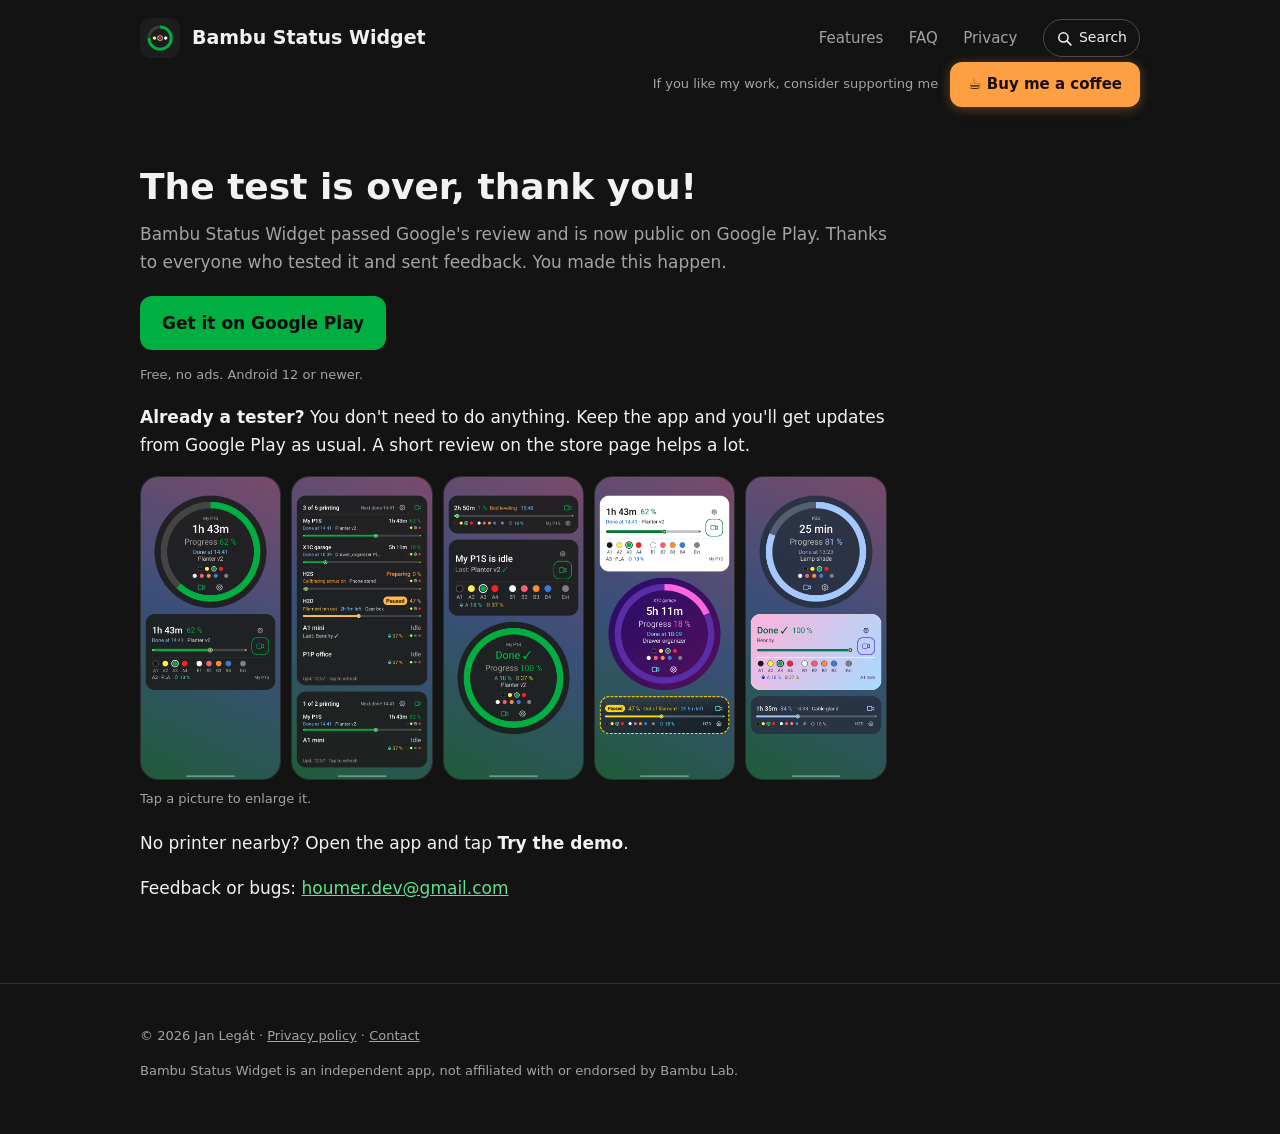
<file: join.html>
<!doctype html>
<html lang="en">
<head>
  <meta charset="utf-8">
  <meta name="viewport" content="width=device-width, initial-scale=1">
  <title>Now on Google Play | Bambu Status Widget</title>
  <meta name="description" content="Bambu Status Widget, a free Android widget for Bambu Lab 3D printers, is now on Google Play.">
  <link rel="icon" href="assets/icon.png">
  <link rel="stylesheet" href="style.css">
</head>
<body>
  <div class="wrap">
    <header class="top">
      <a class="brand" href="index.html"><img src="assets/icon.png" alt="">Bambu Status Widget</a>
      <nav>
        <a href="index.html#features">Features</a>
        <a href="index.html#faq">FAQ</a>
        <a href="privacy.html">Privacy</a>
        <button class="search-btn" type="button" aria-label="Search this site" title="Search (/)"><svg viewBox="0 0 24 24" width="17" height="17" aria-hidden="true"><circle cx="10.5" cy="10.5" r="6.5" fill="none" stroke="currentColor" stroke-width="2.2"/><path d="M15.5 15.5 21 21" stroke="currentColor" stroke-width="2.2" stroke-linecap="round"/></svg><span>Search</span></button>
      </nav>
      <div class="support">
        <span>If you like my work, consider supporting me</span>
        <a class="coffee" href="https://ko-fi.com/houmer" title="Ko-fi: pay by card or PayPal, no account needed">☕ Buy me a coffee</a>
      </div>
    </header>

    <div class="doc join">
      <h1>The test is over, thank you!</h1>
      <p class="sub">Bambu Status Widget passed Google's review and is now public on Google Play. Thanks to everyone who tested it and sent feedback. You made this happen.</p>

      <a class="btn" href="https://play.google.com/store/apps/details?id=app.bambuwidget">Get it on Google Play</a>
      <p class="note">Free, no ads. Android 12 or newer.</p>

      <p><b>Already a tester?</b> You don't need to do anything. Keep the app and you'll get updates from Google Play as usual. A short review on the store page helps a lot.</p>

      <div class="shots join-shots">
        <a href="assets/screen-4.png"><img src="assets/screen-4.png" alt="Round widget with a progress ring, time left and filament dots, and a rectangle widget with AMS slots and humidity"></a>
        <a href="assets/screen-6.png"><img src="assets/screen-6.png" alt="Strip widget during bed leveling, an idle widget and a round widget after a finished print"></a>
        <a href="assets/screen-5.png"><img src="assets/screen-5.png" alt="Multiple printers widget with six printers"></a>
        <a href="assets/screen-7.png"><img src="assets/screen-7.png" alt="Daylight rectangle widget, Neon round widget and a paused strip in Liquid"></a>
        <a href="assets/screen-8.png"><img src="assets/screen-8.png" alt="Round widget and strip in the Material theme with the phone's own colours, and a finished print in Candy"></a>
      </div>
      <p class="note shots-note">Tap a picture to enlarge it.</p>

      <p>No printer nearby? Open the app and tap <b>Try the demo</b>.</p>
      <p>Feedback or bugs: <a href="mailto:houmer.dev@gmail.com">houmer.dev@gmail.com</a></p>
    </div>
  </div>

  <footer>
    <div class="wrap">
      <p>© 2026 Jan Legát · <a href="privacy.html">Privacy policy</a> · <a href="mailto:houmer.dev@gmail.com">Contact</a></p>
      <p>Bambu Status Widget is an independent app, not affiliated with or endorsed by Bambu Lab.</p>
    </div>
  </footer>
  <script src="search.js"></script>
</body>
</html>
</file>
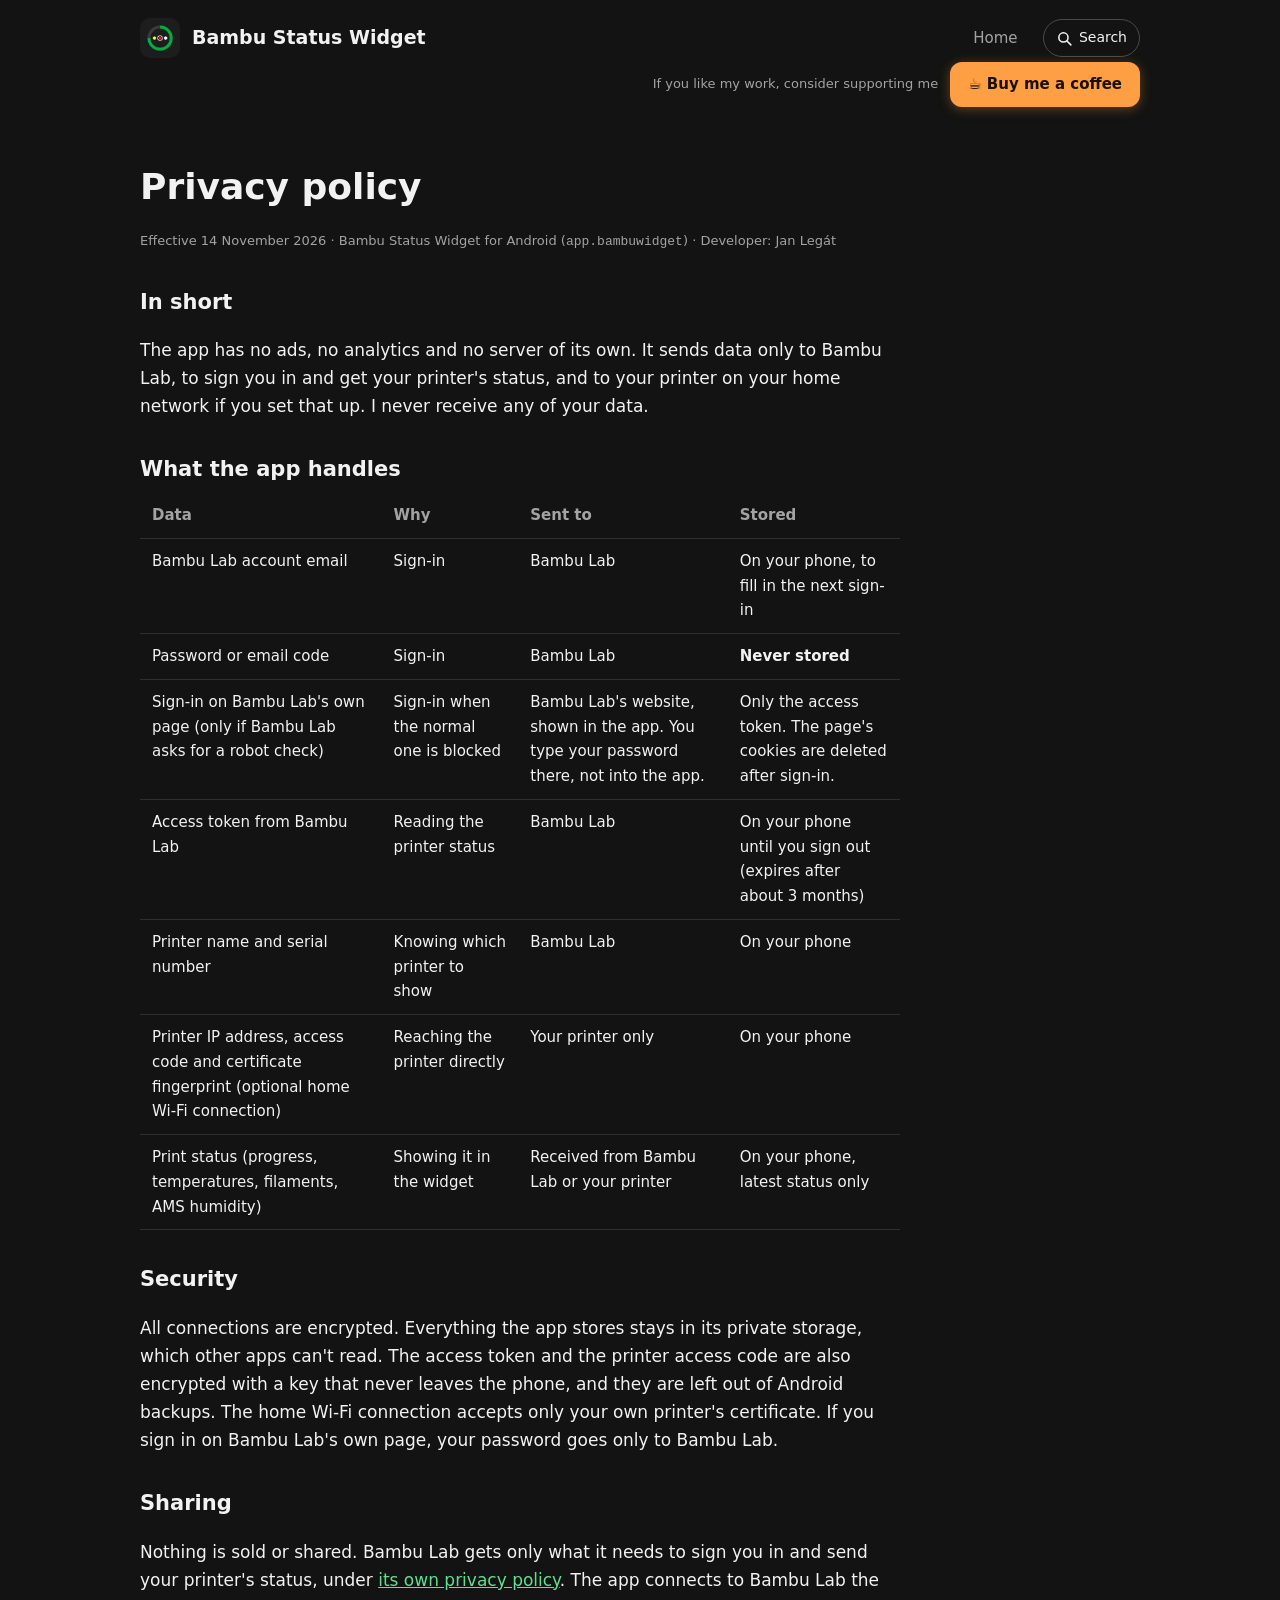
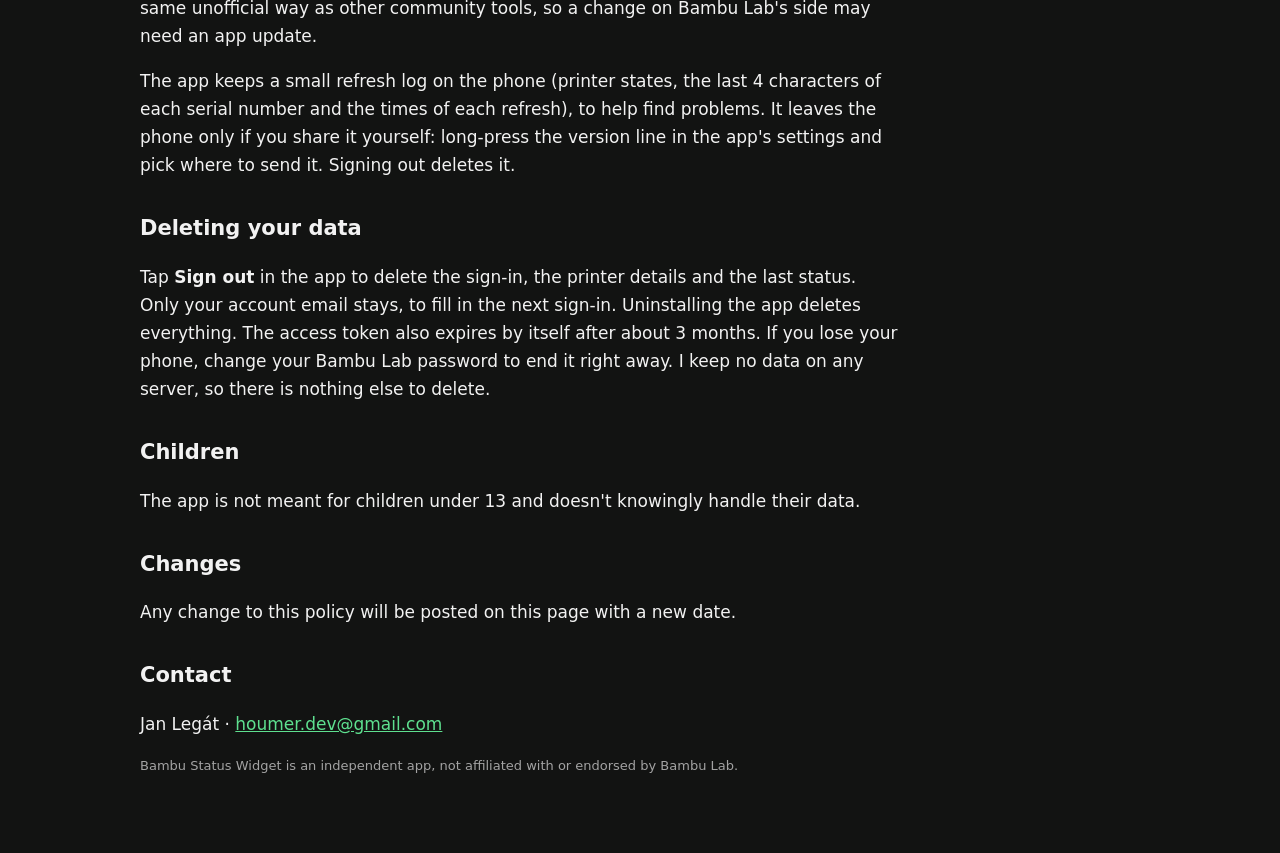
<file: privacy.html>
<!doctype html>
<html lang="en">
<head>
  <meta charset="utf-8">
  <meta name="viewport" content="width=device-width, initial-scale=1">
  <title>Privacy policy | Bambu Status Widget</title>
  <link rel="icon" href="assets/icon.png">
  <link rel="stylesheet" href="style.css">
</head>
<body>
  <div class="wrap">
    <header class="top">
      <a class="brand" href="index.html"><img src="assets/icon.png" alt="">Bambu Status Widget</a>
      <nav>
        <a href="index.html">Home</a>
        <button class="search-btn" type="button" aria-label="Search this site" title="Search (/)"><svg viewBox="0 0 24 24" width="17" height="17" aria-hidden="true"><circle cx="10.5" cy="10.5" r="6.5" fill="none" stroke="currentColor" stroke-width="2.2"/><path d="M15.5 15.5 21 21" stroke="currentColor" stroke-width="2.2" stroke-linecap="round"/></svg><span>Search</span></button>
      </nav>
      <div class="support">
        <span>If you like my work, consider supporting me</span>
        <a class="coffee" href="https://ko-fi.com/houmer" title="Ko-fi: pay by card or PayPal, no account needed">☕ Buy me a coffee</a>
      </div>
    </header>

    <main class="doc">
      <h1>Privacy policy</h1>
      <p class="note">Effective 14 November 2026 · Bambu Status Widget for Android (<code>app.bambuwidget</code>) · Developer: Jan Legát</p>

      <h2>In short</h2>
      <p>The app has no ads, no analytics and no server of its own. It sends data only to Bambu Lab, to sign you in and get your printer's status, and to your printer on your home network if you set that up. I never receive any of your data.</p>

      <h2>What the app handles</h2>
      <table>
        <tr><th>Data</th><th>Why</th><th>Sent to</th><th>Stored</th></tr>
        <tr><td>Bambu Lab account email</td><td>Sign-in</td><td>Bambu Lab</td><td>On your phone, to fill in the next sign-in</td></tr>
        <tr><td>Password or email code</td><td>Sign-in</td><td>Bambu Lab</td><td><b>Never stored</b></td></tr>
        <tr><td>Sign-in on Bambu Lab's own page (only if Bambu Lab asks for a robot check)</td><td>Sign-in when the normal one is blocked</td><td>Bambu Lab's website, shown in the app. You type your password there, not into the app.</td><td>Only the access token. The page's cookies are deleted after sign-in.</td></tr>
        <tr><td>Access token from Bambu Lab</td><td>Reading the printer status</td><td>Bambu Lab</td><td>On your phone until you sign out (expires after about 3 months)</td></tr>
        <tr><td>Printer name and serial number</td><td>Knowing which printer to show</td><td>Bambu Lab</td><td>On your phone</td></tr>
        <tr><td>Printer IP address, access code and certificate fingerprint (optional home Wi-Fi connection)</td><td>Reaching the printer directly</td><td>Your printer only</td><td>On your phone</td></tr>
        <tr><td>Print status (progress, temperatures, filaments, AMS humidity)</td><td>Showing it in the widget</td><td>Received from Bambu Lab or your printer</td><td>On your phone, latest status only</td></tr>
      </table>

      <h2>Security</h2>
      <p>All connections are encrypted. Everything the app stores stays in its private storage, which other apps can't read. The access token and the printer access code are also encrypted with a key that never leaves the phone, and they are left out of Android backups. The home Wi-Fi connection accepts only your own printer's certificate. If you sign in on Bambu Lab's own page, your password goes only to Bambu Lab.</p>

      <h2>Sharing</h2>
      <p>Nothing is sold or shared. Bambu Lab gets only what it needs to sign you in and send your printer's status, under <a href="https://bambulab.com/en/policies/privacy">its own privacy policy</a>. The app connects to Bambu Lab the same unofficial way as other community tools, so a change on Bambu Lab's side may need an app update.</p>

      <p>The app keeps a small refresh log on the phone (printer states, the last 4 characters of each serial number and the times of each refresh), to help find problems. It leaves the phone only if you share it yourself: long-press the version line in the app's settings and pick where to send it. Signing out deletes it.</p>

      <h2>Deleting your data</h2>
      <p>Tap <b>Sign out</b> in the app to delete the sign-in, the printer details and the last status. Only your account email stays, to fill in the next sign-in. Uninstalling the app deletes everything. The access token also expires by itself after about 3 months. If you lose your phone, change your Bambu Lab password to end it right away. I keep no data on any server, so there is nothing else to delete.</p>

      <h2>Children</h2>
      <p>The app is not meant for children under 13 and doesn't knowingly handle their data.</p>

      <h2>Changes</h2>
      <p>Any change to this policy will be posted on this page with a new date.</p>

      <h2>Contact</h2>
      <p>Jan Legát · <a href="mailto:houmer.dev@gmail.com">houmer.dev@gmail.com</a></p>

      <p class="note">Bambu Status Widget is an independent app, not affiliated with or endorsed by Bambu Lab.</p>
    </main>
  </div>
  <script src="search.js"></script>
</body>
</html>
</file>
<file: style.css>
:root {
  --bg: #121312;
  --card: #1c1d1c;
  --line: #2e2f2e;
  --text: #f2f2f2;
  --dim: #a3a3a3;
  --green: #00ae42;
  --green-soft: #5ee08f;
  --blue: #7cc4ff;
  --orange: #ff9f43;
  --cyan: #5bc8d6;
}

* { box-sizing: border-box; }

body {
  margin: 0;
  background: var(--bg);
  color: var(--text);
  font: 17px/1.65 system-ui, -apple-system, "Segoe UI", Roboto, sans-serif;
}

a { color: var(--green-soft); }

.wrap { max-width: 1040px; margin: 0 auto; padding: 0 20px; }

header.top {
  display: flex; align-items: center; justify-content: space-between;
  padding: 18px 0;
}
.brand { display: flex; align-items: center; gap: 12px; font-weight: 600; font-size: 19px; color: var(--text); text-decoration: none; white-space: nowrap; }
nav { white-space: nowrap; margin-left: auto; }
header.top { gap: 12px 28px; flex-wrap: wrap; }
.support { display: flex; align-items: center; gap: 12px; }
.support span { font-size: 13px; line-height: 1.3; color: var(--dim); max-width: 160px; text-align: right; }
.coffee {
  display: inline-block; white-space: nowrap; padding: 10px 18px; border-radius: 12px;
  background: var(--orange); color: #1a1006; font-weight: 700; font-size: 15px; text-decoration: none;
  box-shadow: 0 2px 12px rgba(255, 159, 67, 0.35);
}
.coffee:hover { background: #ffb366; }
.brand img { width: 40px; height: 40px; border-radius: 10px; }
nav a { color: var(--dim); text-decoration: none; margin-left: 20px; font-size: 15px; }
nav a:hover { color: var(--text); }

.hero {
  display: grid; grid-template-columns: 0.85fr 1.15fr; gap: 32px; align-items: center;
  padding: 48px 0 64px;
}
.hero h1 { font-size: clamp(36px, 6vw, 56px); line-height: 1.1; margin: 0 0 16px; }
.hero h1 span { color: var(--green); }
.hero p.lead { color: var(--dim); font-size: 19px; margin: 0 0 28px; }
.badge-row { display: flex; flex-wrap: wrap; gap: 12px; align-items: center; }
.btn {
  display: inline-block; padding: 13px 22px; border-radius: 12px;
  background: var(--green); color: #0b0b0b; font-weight: 600; text-decoration: none;
}
.btn.ghost { background: transparent; color: var(--text); border: 1px solid #4a4a4a; }
.note { font-size: 13px; color: var(--dim); margin-top: 14px; }

.shots { display: flex; gap: 10px; justify-content: center; }
.shots img {
  width: 23.5%; max-width: 180px; min-width: 0; border-radius: 18px;
  border: 1px solid var(--line);
}

section { padding: 56px 0; border-top: 1px solid var(--line); }
section h2 { font-size: 28px; margin: 0 0 8px; }
section p.sub { color: var(--dim); margin: 0 0 32px; }

.grid { display: grid; grid-template-columns: repeat(3, 1fr); gap: 16px; }
.card { background: var(--card); border-radius: 16px; padding: 22px; }
.card h3 { margin: 0 0 6px; font-size: 18px; }
.card p { margin: 0; color: var(--dim); font-size: 15px; }
.dot { display: inline-block; width: 10px; height: 10px; border-radius: 50%; margin-right: 8px; vertical-align: 1px; }

.steps { counter-reset: s; list-style: none; padding: 0; margin: 0; display: grid; gap: 12px; }
.steps li { counter-increment: s; background: var(--card); border-radius: 14px; padding: 16px 18px 16px 58px; position: relative; }
.steps li::before {
  content: counter(s); position: absolute; left: 18px; top: 15px;
  width: 26px; height: 26px; border-radius: 50%; background: var(--green); color: #0b0b0b;
  font-weight: 700; font-size: 14px; display: grid; place-items: center;
}

.about { display: grid; grid-template-columns: 120px 1fr; gap: 28px; align-items: start; }
.avatar {
  width: 120px; height: 120px; border-radius: 50%; background: var(--card);
  display: grid; place-items: center; font-size: 40px; font-weight: 700; color: var(--green);
  border: 3px solid var(--green);
}

footer { border-top: 1px solid var(--line); padding: 28px 0 40px; color: var(--dim); font-size: 13px; }
footer a { color: var(--dim); }

/* Privacy page */
.doc { max-width: 760px; padding: 24px 0 64px; }
.doc h1 { font-size: 36px; margin: 8px 0 4px; }
.doc h2 { font-size: 21px; margin: 32px 0 6px; }
.doc table { width: 100%; border-collapse: collapse; font-size: 15px; }
.doc th, .doc td { text-align: left; vertical-align: top; padding: 10px 12px; border-bottom: 1px solid var(--line); }
.doc th { color: var(--dim); font-weight: 600; }

@media (max-width: 760px) {
  .hero { grid-template-columns: 1fr; padding-top: 24px; }
  /* Four screenshots: two by two, so they stay readable on a phone */
  .shots { flex-wrap: wrap; }
  .shots img { width: 47%; max-width: 220px; }
  .grid { grid-template-columns: 1fr; }
  .about { grid-template-columns: 1fr; }
  nav a { margin-left: 12px; font-size: 14px; }
  .brand img { width: 34px; height: 34px; }
}

/* Join-the-test page */
.join p.sub { color: var(--dim); margin: 0 0 20px; }
.tip { background: var(--card); border-left: 4px solid var(--green); border-radius: 10px; padding: 12px 16px; font-size: 15px; }
.join-steps { list-style: none; padding: 0; margin: 24px 0; display: grid; gap: 14px; }
.join-steps li { background: var(--card); border-radius: 16px; padding: 18px 20px 20px; }
.join-steps h2 { margin: 0 0 4px; font-size: 19px; }
.join-steps p { margin: 0 0 14px; color: var(--dim); font-size: 15px; }
.join-steps .btn { display: block; text-align: center; }

/* Narrow phones: the menu goes under the name instead of running off the screen */
@media (max-width: 480px) {
  header.top { row-gap: 10px; }
  nav { margin-left: 0; }
  nav a:first-child { margin-left: 0; }
}
/* Below desktop width the support line gets its own row under the menu */
@media (max-width: 1000px) {
  .support { width: 100%; justify-content: flex-end; }
  .support span { max-width: none; }
}
@media (max-width: 480px) {
  .support { flex-direction: column; align-items: flex-start; gap: 8px; }
  .support span { text-align: left; }
  .doc table { font-size: 13px; }
  .doc th, .doc td { padding: 8px 5px; overflow-wrap: anywhere; hyphens: auto; }
}
.join-shots { margin: 4px 0 24px; justify-content: flex-start; }
.join-shots img { max-width: 220px; }
.join-shots a { width: 18.6%; max-width: 190px; }
.join-shots a img { width: 100%; max-width: none; display: block; }
.shots-note { margin: -16px 0 20px; }
@media (max-width: 760px) { .join-shots a { width: 31%; max-width: 220px; } }

/* FAQ: questions that open on tap */
.faq { display: grid; gap: 10px; }
.faq details { background: var(--card); border-radius: 14px; padding: 4px 18px; }
.faq summary { cursor: pointer; font-weight: 600; padding: 12px 0; list-style: none; display: flex; justify-content: space-between; gap: 16px; }
.faq summary::-webkit-details-marker { display: none; }
.faq summary::after { content: "+"; color: var(--green-soft); font-size: 22px; line-height: 1; }
.faq details[open] summary::after { content: "−"; }
.faq details p { margin: 0 0 14px; color: var(--dim); }
.faq details ul, .faq details ol { margin: 0 0 14px; padding-left: 20px; color: var(--dim); }
.faq details li { margin: 4px 0; }

/* 1.0.8: the live notification card spans the grid */
.card.wide { grid-column: 1 / -1; box-shadow: inset 0 0 0 1px var(--green); }

/* Garmin Companion */
h1 .tag, h2 .tag { display: inline-block; vertical-align: middle; margin-left: 10px; padding: 3px 10px; border-radius: 999px; font-size: 13px; font-weight: 600; letter-spacing: .3px; color: var(--green); box-shadow: inset 0 0 0 1px var(--green); }
.garmin-shots { display: block; width: 100%; max-width: 640px; height: auto; margin: 8px auto 28px; }
.garmin-install { margin: 32px 0 14px; font-size: 20px; }
.risk { margin: 28px 0 0; padding: 14px 18px; border-radius: 12px; background: rgba(255, 170, 0, .08); box-shadow: inset 4px 0 0 var(--orange); color: var(--dim); font-size: 15px; }
.risk b { color: var(--text); }
a.dl { font-weight: 600; color: var(--green); overflow-wrap: anywhere; }
.feedback { margin-top: 22px; padding: 18px 20px; border-radius: 14px; background: var(--card); box-shadow: inset 0 0 0 1px var(--green); display: flex; flex-wrap: wrap; align-items: center; gap: 8px 14px; }
.feedback span { color: var(--dim); }
.feedback a { font-size: 20px; font-weight: 700; color: var(--green); text-decoration: none; overflow-wrap: anywhere; }
.feedback a:hover { text-decoration: underline; }
.garmin-page { display: block; padding: 24px 0 64px; }
.garmin-page h1 { font-size: clamp(30px, 5vw, 40px); margin: 8px 0 8px; }
.garmin-page p.sub { color: var(--dim); margin: 0 0 24px; }
.btn.garmin { display: inline-flex; align-items: center; gap: 8px; }
.btn.garmin small { font-size: 11px; font-weight: 700; letter-spacing: .4px; text-transform: uppercase; color: var(--orange); }

/* App screenshots in the setup steps and FAQ */
img.shot { display: block; width: 100%; max-width: 300px; height: auto; margin: 14px 0 4px; border-radius: 14px; box-shadow: 0 0 0 1px var(--line); }
.shot-row { display: flex; flex-wrap: wrap; gap: 14px; align-items: flex-start; }
.shot-row img.shot { flex: 1 1 220px; }
.faq details img.shot { margin: 0 0 14px; }

/* Site search */
.search-btn { margin-left: 20px; display: inline-flex; align-items: center; gap: 6px; padding: 6px 12px; border-radius: 999px; border: 1px solid #4a4a4a; background: transparent; color: var(--text); font: inherit; font-size: 14px; cursor: pointer; vertical-align: middle; }
.search-btn:hover { border-color: var(--green); color: var(--green); }
html.search-lock { overflow: hidden; }
.search-overlay { position: fixed; inset: 0; z-index: 50; display: none; align-items: flex-start; justify-content: center; padding: 10vh 16px 16px; background: rgba(0,0,0,.6); backdrop-filter: blur(3px); }
.search-overlay.open { display: flex; }
.search-box { width: 100%; max-width: 620px; max-height: 80vh; display: flex; flex-direction: column; background: #1c1d1c; border: 1px solid var(--line); border-radius: 18px; box-shadow: 0 24px 60px rgba(0,0,0,.5); overflow: hidden; }
.search-field { display: flex; align-items: center; gap: 10px; padding: 14px 16px; border-bottom: 1px solid var(--line); }
.search-field span { color: var(--green); font-size: 22px; line-height: 1; }
.search-field input { flex: 1; min-width: 0; background: transparent; border: 0; outline: 0; color: var(--text); font: inherit; font-size: 18px; }
.search-close { border: 1px solid #4a4a4a; background: transparent; color: var(--dim); border-radius: 8px; padding: 3px 8px; font-size: 12px; cursor: pointer; }
.search-results { overflow-y: auto; padding: 6px; }
.search-hit { display: block; overflow-wrap: anywhere; padding: 10px 12px; border-radius: 12px; text-decoration: none; color: var(--text); }
.search-hit.on { background: #262826; box-shadow: inset 3px 0 0 var(--green); }
.search-kind { display: block; font-size: 11px; font-weight: 700; letter-spacing: .5px; text-transform: uppercase; color: var(--green); }
.search-title { display: block; font-weight: 600; margin: 2px 0; }
.search-snip { display: block; font-size: 14px; color: var(--dim); }
.search-hit mark { background: rgba(0,174,66,.25); color: inherit; border-radius: 3px; padding: 0 1px; }
.search-empty { margin: 0; padding: 16px; color: var(--dim); }
.search-hint { margin: 0; padding: 10px 16px; border-top: 1px solid var(--line); font-size: 13px; color: var(--dim); }
.search-hint a { color: var(--dim); }
.search-flash { animation: searchflash 1.6s ease-out; }
@keyframes searchflash { 0%, 30% { box-shadow: 0 0 0 2px var(--green); } 100% { box-shadow: 0 0 0 2px transparent; } }
@media (max-width: 760px) { .search-btn { margin-left: 12px; padding: 5px 10px; } }
@media (max-width: 480px) { .search-btn span { display: none; } .search-overlay { padding-top: 12px; } }
@media (max-width: 480px) {
  nav { display: flex; flex-wrap: wrap; align-items: center; gap: 6px 14px; white-space: normal; }
  nav a, nav a:first-child { margin-left: 0; }
  .search-btn { margin-left: 0; }
}

/* Header: the support line sits right under the menu and Search, on its own row */
.support { width: 100%; justify-content: flex-end; margin-top: -8px; }
.support span { max-width: none; }

/* Setup steps with a picture: text on the left, picture on the right (stacked on phones) */
.steps li.has-shot, .steps li:has(img.shot) { display: grid; grid-template-columns: minmax(0, 1fr) auto; column-gap: 24px; align-items: start; }
.steps li:has(img.shot) > img.shot { width: 280px; margin: 0; }
.steps li:has(.shot-row) .shot-row { width: 470px; }
.steps li:has(.shot-row) img.shot { margin: 0; }
@media (max-width: 760px) {
  .steps li:has(img.shot) { display: block; }
  .steps li:has(img.shot) > img.shot { width: 100%; margin-top: 14px; }
  .steps li:has(.shot-row) .shot-row { width: auto; margin-top: 14px; }
}
.steps li:has(.shot-row) .shot-row { flex-wrap: nowrap; }
.steps li:has(.shot-row) .shot-row img.shot { flex: 1 1 0; min-width: 0; max-width: none; }
@media (max-width: 760px) {
  .steps li:has(.shot-row) .shot-row { flex-wrap: wrap; }
  .steps li:has(.shot-row) .shot-row img.shot { flex: 1 1 220px; max-width: 300px; }
}

/* Garmin watch picker */
.watch-pick { display: flex; flex-wrap: wrap; gap: 10px; align-items: center; margin: 12px 0 6px; }
.watch-pick select { flex: 1 1 240px; min-width: 0; width: 100%; max-width: 420px; padding: 11px 12px; border-radius: 12px; border: 1px solid #4a4a4a; background: #151615; color: var(--text); font: inherit; font-size: 15px; }
.watch-pick select:focus { outline: 2px solid var(--green); outline-offset: 1px; }
.watch-dl { padding: 11px 22px; }
.watch-dl[aria-disabled="true"] { opacity: .45; pointer-events: none; }
.watch-note { display: block; font-size: 13px; color: var(--dim); }
</file>
